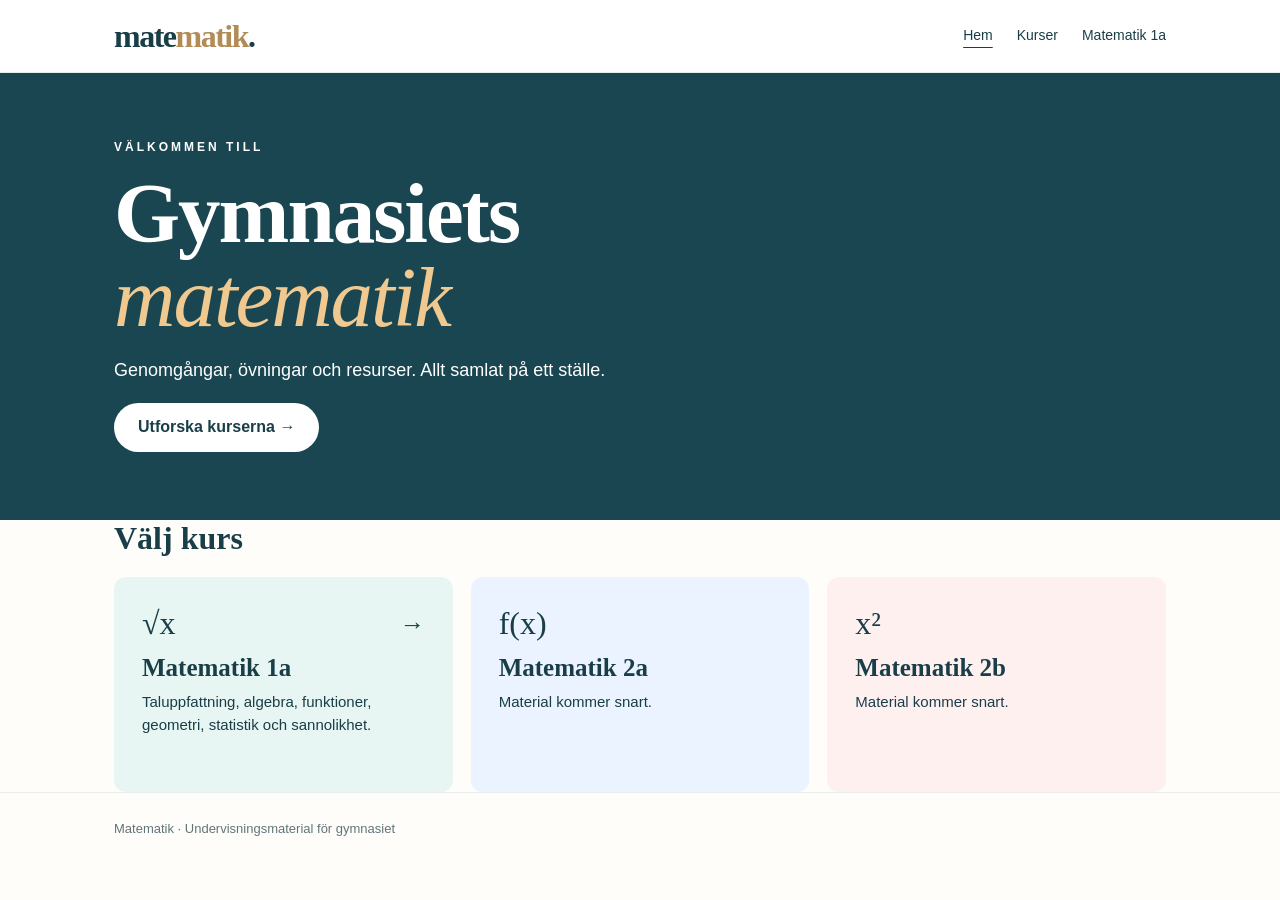
<file: index.html>
<!doctype html><html lang="sv"><head><meta charset="utf-8"><meta name="viewport" content="width=device-width,initial-scale=1"><meta name="description" content="Genomgångar, övningar och resurser för gymnasiets matematik."><title>Matematik – Gymnasiets matematik</title><link rel="stylesheet" href="css/style.css"></head><body><header><div class="wrap nav"><a class="logo" href="index.html" aria-label="Matematik, startsida">mate<span class="gold">matik</span>.</a><nav class="links" aria-label="Huvudmeny"><a href="index.html" aria-current="page">Hem</a><a href="#kurser">Kurser</a><a href="matematik-1a/index.html">Matematik 1a</a></nav></div></header><section class="hero"><div class="wrap"><div class="eyebrow">Välkommen till</div><h1>Gymnasiets <em>matematik</em></h1><p>Genomgångar, övningar och resurser. Allt samlat på ett ställe.</p><a class="button" href="#kurser">Utforska kurserna →</a></div></section><main class="wrap" id="kurser"><h2>Välj kurs</h2><div class="grid"><a class="card mint" href="matematik-1a/index.html"><span class="arrow">→</span><span class="symbol">√x</span><h3>Matematik 1a</h3><p>Taluppfattning, algebra, funktioner, geometri, statistik och sannolikhet.</p></a><div class="card blue"><span class="symbol">f(x)</span><h3>Matematik 2a</h3><p>Material kommer snart.</p></div><div class="card rose"><span class="symbol">x²</span><h3>Matematik 2b</h3><p>Material kommer snart.</p></div></div></main><footer><div class="wrap">Matematik · Undervisningsmaterial för gymnasiet</div></footer></body></html>
</file>
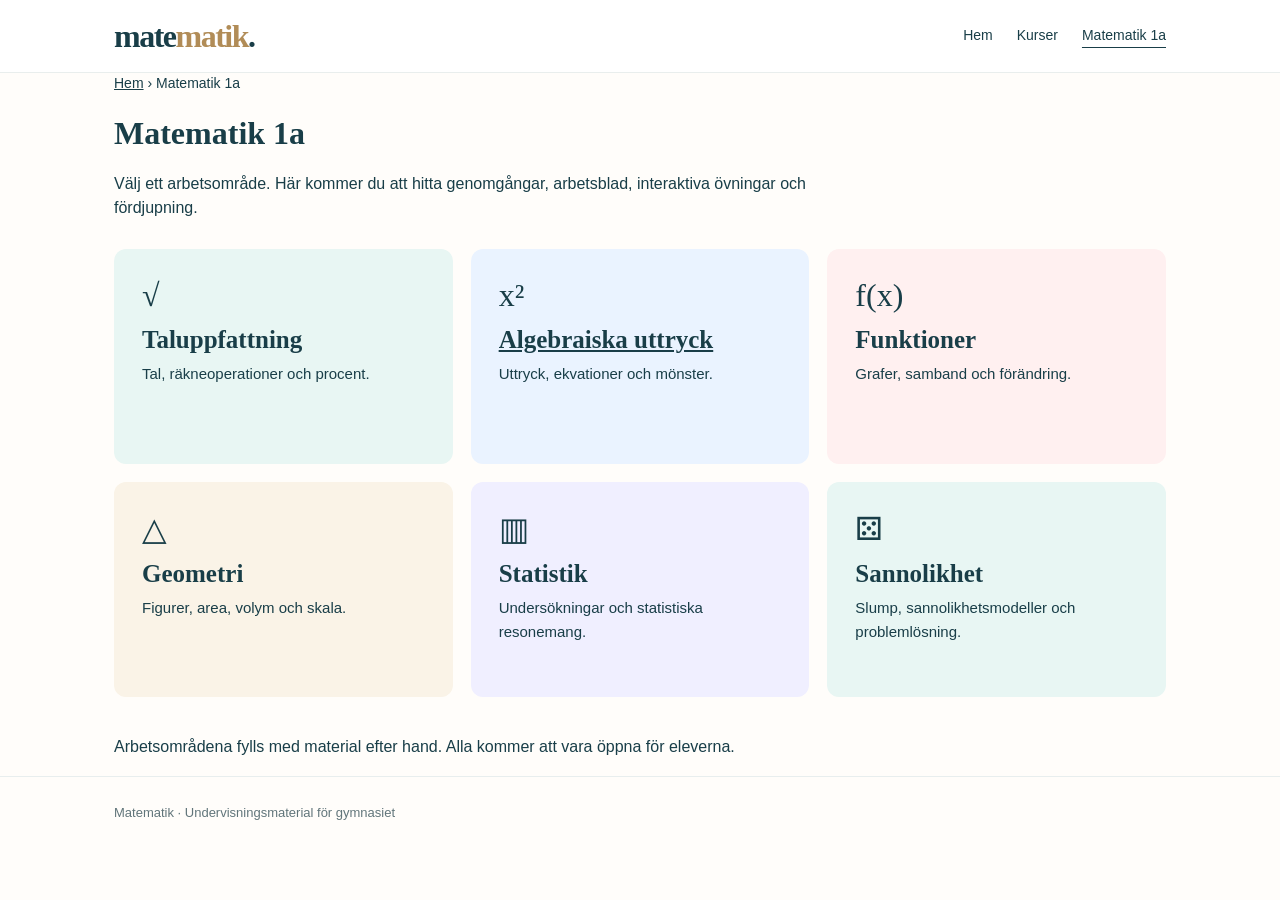
<file: matematik-1a/index.html>
<!doctype html><html lang="sv"><head><meta charset="utf-8"><meta name="viewport" content="width=device-width,initial-scale=1"><meta name="description" content="Arbetsområden i Matematik 1a."><title>Matematik 1a – Matematik</title><link rel="stylesheet" href="../css/style.css"></head><body><header><div class="wrap nav"><a class="logo" href="../index.html" aria-label="Matematik, startsida">mate<span class="gold">matik</span>.</a><nav class="links" aria-label="Huvudmeny"><a href="../index.html">Hem</a><a href="../index.html#kurser">Kurser</a><a href="index.html" aria-current="page">Matematik 1a</a></nav></div></header><main class="wrap"><div class="breadcrumb"><a href="../index.html">Hem</a> › Matematik 1a</div><h2>Matematik 1a</h2><p class="intro">Välj ett arbetsområde. Här kommer du att hitta genomgångar, arbetsblad, interaktiva övningar och fördjupning.</p><div class="grid"><div class="card mint"><span class="symbol">√</span><h3>Taluppfattning</h3><p>Tal, räkneoperationer och procent.</p></div><div class="card blue"><span class="symbol">x²</span><h3><a href="../algebra/algebraiska-uttryck.html">
  Algebraiska uttryck
</a></h3><p>Uttryck, ekvationer och mönster.</p></div><div class="card rose"><span class="symbol">f(x)</span><h3>Funktioner</h3><p>Grafer, samband och förändring.</p></div><div class="card sand"><span class="symbol">△</span><h3>Geometri</h3><p>Figurer, area, volym och skala.</p></div><div class="card lavender"><span class="symbol">▥</span><h3>Statistik</h3><p>Undersökningar och statistiska resonemang.</p></div><div class="card mint"><span class="symbol">⚄</span><h3>Sannolikhet</h3><p>Slump, sannolikhetsmodeller och problemlösning.</p></div></div><p class="section">Arbetsområdena fylls med material efter hand. Alla kommer att vara öppna för eleverna.</p></main><footer><div class="wrap">Matematik · Undervisningsmaterial för gymnasiet</div></footer></body></html>
</file>
<file: css/style.css>
:root{--teal:#194650;--gold:#efc990;--ink:#193e48;--paper:#fffdfa}*{box-sizing:border-box}body{margin:0;background:var(--paper);color:var(--ink);font-family:Arial,Helvetica,sans-serif;line-height:1.55}a{color:inherit}header{background:#fff;border-bottom:1px solid #e9eeed}.wrap{max-width:1100px;margin:auto;padding:0 24px}.nav{min-height:72px;display:flex;align-items:center;justify-content:space-between;gap:20px}.logo{font:bold 32px Georgia,serif;text-decoration:none;letter-spacing:-1.5px}.logo .gold{color:#b18c57}.links{display:flex;gap:24px;flex-wrap:wrap}.links a{text-decoration:none;font-size:14px}.links a:hover,.links a[aria-current]{text-decoration:underline;text-underline-offset:7px}.hero{background:var(--teal);color:white;padding:65px 0 68px}.eyebrow{text-transform:uppercase;letter-spacing:3px;font-size:12px;font-weight:bold}.hero h1{font:bold clamp(48px,7vw,85px)/.99 Georgia,serif;letter-spacing:-2px;margin:14px 0}.hero h1 em{color:var(--gold);display:block;font-weight:normal}.hero p{font-size:18px;margin:18px 0}.button{display:inline-block;background:white;color:var(--ink);border-radius:50px;padding:12px 24px;text-decoration:none;font-weight:bold}.button:hover{background:#e9f4f2}main{padding:38px 0 75px}h2{font:bold 32px Georgia,serif;margin:0 0 20px}h3{font:bold 25px Georgia,serif;margin:12px 0 8px}.grid{display:grid;grid-template-columns:repeat(3,1fr);gap:18px}.card{border-radius:12px;padding:28px;min-height:215px;text-decoration:none;display:block;transition:transform .15s,box-shadow .15s}.card:hover{transform:translateY(-3px);box-shadow:0 8px 24px #193e481a}.mint{background:#e8f6f3}.blue{background:#eaf3ff}.rose{background:#fff0f0}.sand{background:#faf3e7}.lavender{background:#f0efff}.card .symbol{font:32px Georgia,serif}.card p{margin:0;font-size:15px}.card .arrow{float:right;font-size:25px}.breadcrumb{font-size:14px;margin-bottom:20px}.intro{max-width:720px;margin:0 0 28px}.section{margin-top:38px}footer{border-top:1px solid #e8eeee;padding:26px 0;font-size:13px;color:#61757a}@media(max-width:700px){.nav{align-items:flex-start;flex-direction:column;padding-top:15px;padding-bottom:17px;gap:10px}.links{gap:15px}.hero{padding:45px 0}.grid{grid-template-columns:1fr}.card{min-height:150px}.hero p{font-size:16px}}
</file>
